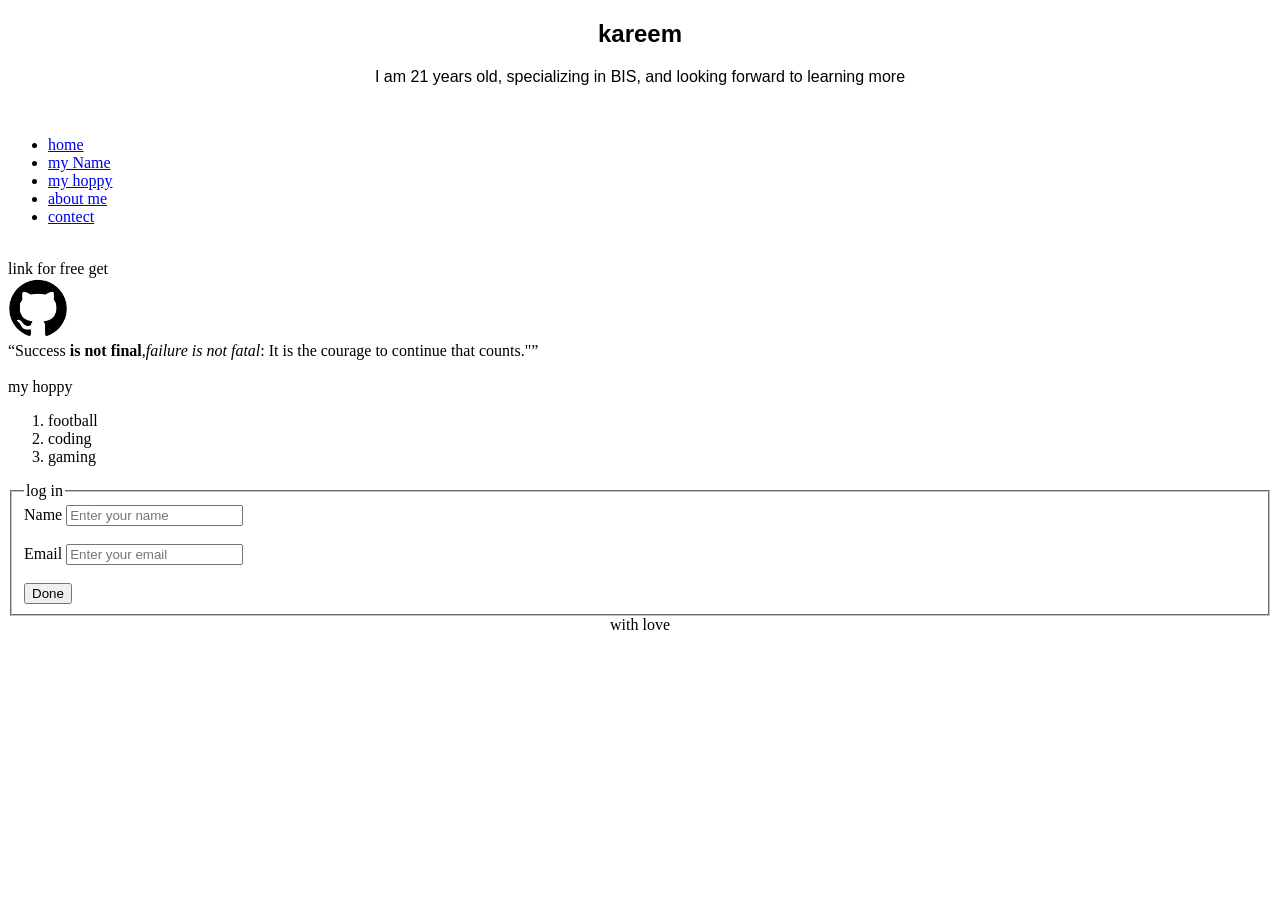
<file: index.html>
<!DOCTYPE html>
  <html lang="en">

  <head>
    <meta charset="UTF-8">
    <meta name="viewport" content="width=device-width, initial-scale=1.0">
    <title>task</title>
  </head>

  <body>
    <header>
      <nav>
        <h1 style="font-family: Arial, Helvetica, sans-serif;  text-align: center;" id="name">kareem</h1>
        <p style="font-family: Arial, Helvetica, sans-serif;  text-align: center;">I am 21 years old, specializing in BIS,
          and looking forward to learning more</p>
        <!-- بغير شكل الخط ب فونت فاميلي و خليت كلام ف نص صفحه ب تيكست سينتر  -->
        <br>
        <ul class="sp">
            <li class="li"><a href="#home">home</a></li>
            <li class="li"><a href="#name">my Name</a></li>
            <li class="li"><a href="#hoppy">my hoppy</a></li>
            <li class="li"><a href="#">about me</a></li>
            <li class="li"><a href="#">contect</a></li>
        </ul>
    </header>

    <br>
    <label id="home">link for free get</label>
    <br>
    <a href="https://git-scm.com/install/windows" target="_blank" rel=""><img src="task.png" alt="git" width="60px"
        height="60px" style="cursor: pointer;"></a>
    <br>
    <q>Success <b>is not final</b>,<i>failure is not fatal</i>: It is the courage to continue that counts."</q>
    <br>
    <br>
    <label id="hoppy">my hoppy</label>
    <ol>
      <li>football</li>
      <li>coding</li>
      <li>gaming</li>
    </ol>


    <form action="https://iti.gov.eg/home">
      <fieldset>
        <legend>log in</legend>

        <label>Name</label>
        <input type="text" placeholder="Enter your name" required>

        <br><br>

        <label>Email</label>
        <input type="email" placeholder="Enter your email" required>

        <br><br>

        <input type="submit" value="Done">
      </fieldset>
    </form>
    <footer style="text-align: center;">with love</footer>
  </body>

  </html>
  <!-- , -->
</file>
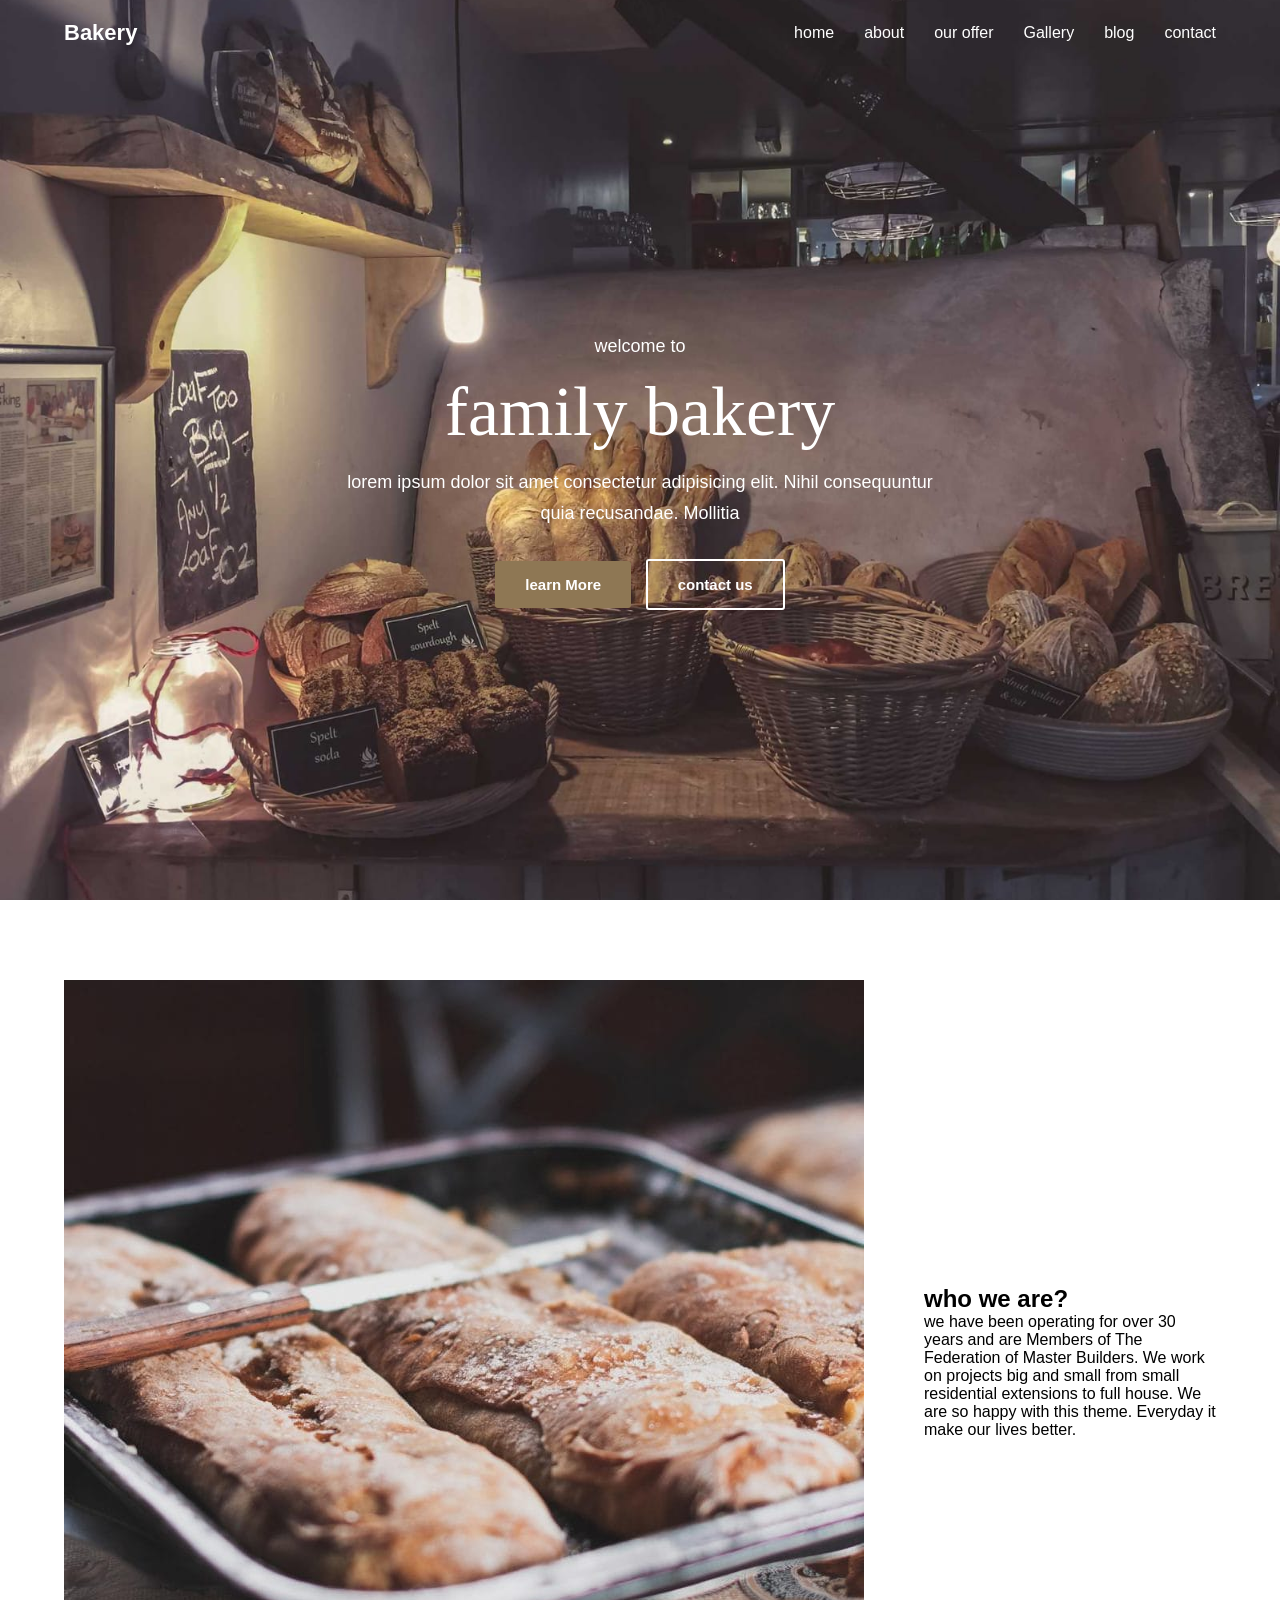
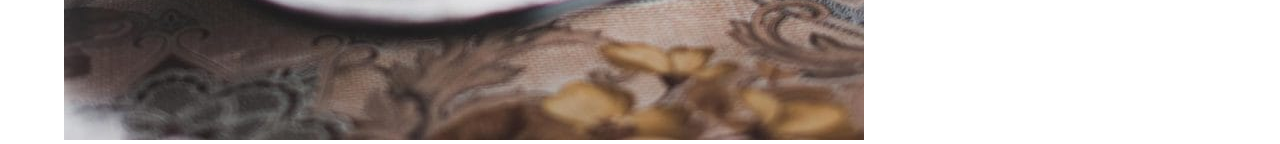
<file: actv.html/index.html>
<!DOCTYPE html>
<html lang="en">
<head>
    <meta charset="UTF-8">
    <meta name="viewport" content="width=device-width, initial-scale=1.0">
    <title>bakery</title>
    <link rel="stylesheet" href="fs.css">
</head>
<body>

    <header>
        <div class="sec-1">
            <div class="logo">
                <a href="#"> Bakery</a>
            </div>

            <nav>
                <ul>
                    <li><a href="#">home</a></li>
                    <li><a href="#">about</a></li>
                    <li><a href="#">our offer</a></li>
                    <li><a href="#">Gallery</a></li>
                    <li><a href="#">blog</a></li>
                    <li><a href="#">contact</a></li>
                </ul>
            </nav>
        </div>

        <div class="h-33">
            <p class="welcome">welcome to</p>
            <h1>family bakery</h1>
            <p class="desc">lorem ipsum dolor sit amet consectetur adipisicing elit. Nihil consequuntur quia recusandae. Mollitia</p>

            <div class="hero-btns">
                <button class="learn">learn More</button>
                <button class="contact">contact us</button>
            </div>

            
        </div>
    </header>

    <section class="test">
        <div class="who">
            <div>
                <img src="/actv.html/WhatsApp Image 2026-07-14 at 7.35.35 PM.jpeg" alt="bread">
            </div>

            <div class="who-content">
                <h2>who we are?</h2>
                <p>we have been operating for over 30 years and are Members of The Federation of Master Builders. We work on projects big and small from small residential extensions to full house. We are so happy with this theme. Everyday it make our lives better.</p>
            </div>
        </div>
    </section>
    <script src="js.js"></script>

</body>
</html>
</file>
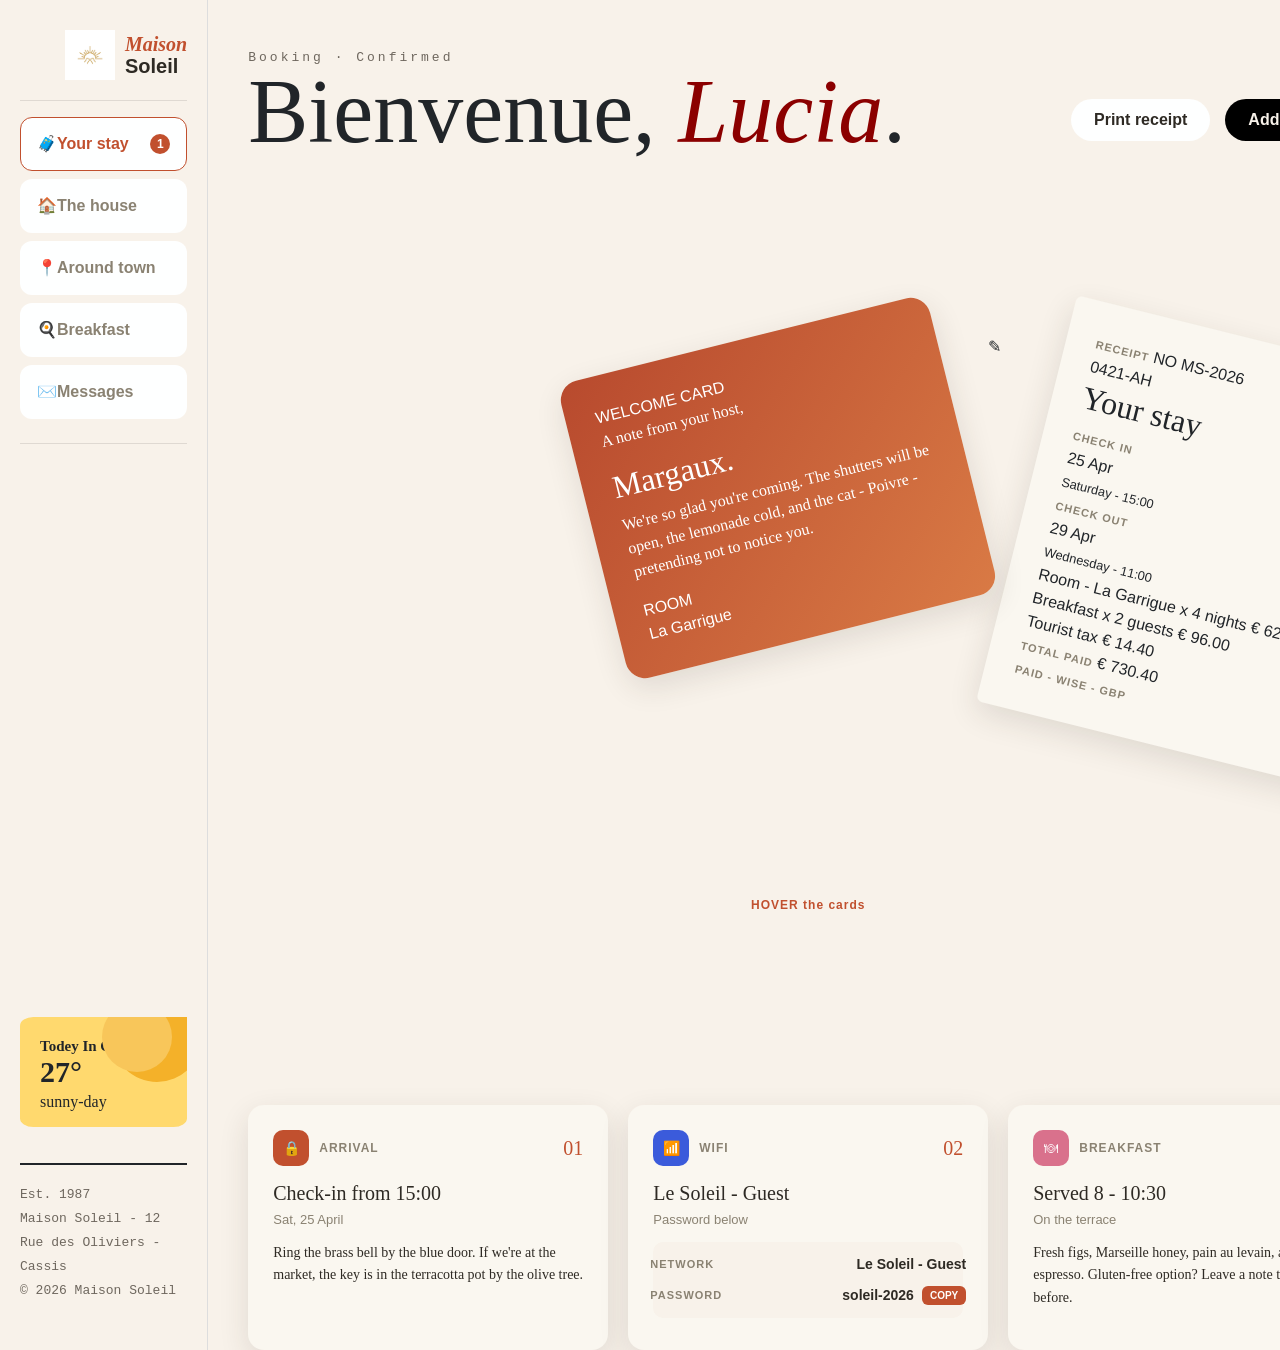
<file: first-projct/index.html>
<!DOCTYPE html>
<html lang="en">

<head>
    <meta charset="UTF-8">
    <meta name="viewport" content="width=device-width, initial-scale=1.0">
    <title>kareem hotel</title>
    <link rel="stylesheet" href="bootstrap.min.css">
    <link rel="stylesheet" href="style.css">
</head>

<body class="body">
    <div class="sidebar">
        <div class="brand">
            <div class="brand-sun"><img src="./Maison_Soleil_logo.webp" alt="logo" style="width: 50px;"></div>
            <div class="brand-text">
                <span class="Maison">Maison</span>
                <span class="Soleil">Soleil</span>
            </div>
        </div>

        <hr class="hr-1">

        <nav class="nav-list">
            <a href="#" class="nav-item active">
                <span class="nav-icon">🧳</span>
                <span class="nav-label">Your stay</span>
                <span class="badge">1</span>
            </a>
            <a href="#" class="nav-item">
                <span class="nav-icon">🏠</span>
                <span class="nav-label">The house</span>
            </a>
            <a href="#" class="nav-item">
                <span class="nav-icon">📍</span>
                <span class="nav-label">Around town</span>
            </a>
            <a href="#" class="nav-item">
                <span class="nav-icon">🍳</span>
                <span class="nav-label">Breakfast</span>
            </a>
            <a href="#" class="nav-item">
                <span class="nav-icon">✉️</span>
                <span class="nav-label">Messages</span>
            </a>
            <hr>
        </nav>
        <div class="parent">
            <div class="sun"></div>
            <div class="card-body">

                <h5 class="card-title">todey in class</h5>
                <span id="dg">27°</span>
                <span id="sunny">sunny-day</span>
            </div>
        </div>
        <hr style="border: 1px solid;">
        <footer class="footer">
            <p>
                <span class="end">Est. 1987</span>
                <br>
                <span class="end"> Maison Soleil - 12 Rue des Oliviers - Cassis</span>
                <br>
                <span class="end">© 2026 Maison Soleil</span>
            </p>
        </footer>
    </div>
    </aside>
    </div>
    <div class="main">
        <header>
            <span class="well">Booking · Confirmed</span>
            <h1 class="wellcome">Bienvenue, <span class="Lucia">Lucia</span>.</h1>
            <div class="button">
                <a href="#">Print receipt</a>
                <a href="#" class="dark">Add to calendar</a>
            </div>
        </header>

        <div class="cards">

            <div class="paper">
                <div class="top-paper">
                    <span class="small-text">RECEIPT</span>
                    <span class="num">NO MS-2026<br>0421-AH</span>
                </div>

                <h2 class="title-paper">Your stay</h2>

                <div class="days">
                    <div class="day">
                        <span class="small-text">CHECK IN</span>
                        <div class="big">25 Apr</div>
                        <span class="small">Saturday - 15:00</span>
                    </div>

                    <div class="day">
                        <span class="small-text">CHECK OUT</span>
                        <div class="big">29 Apr</div>
                        <span class="small">Wednesday - 11:00</span>
                    </div>
                </div>

                <div class="rows">
                    <div class="line">
                        <span>Room - La Garrigue x 4 nights</span>
                        <span>€ 620.00</span>
                    </div>

                    <div class="line">
                        <span>Breakfast x 2 guests</span>
                        <span>€ 96.00</span>
                    </div>

                    <div class="line">
                        <span>Tourist tax</span>
                        <span>€ 14.40</span>
                    </div>
                </div>

                <div class="money">
                    <span class="small-text">TOTAL PAID</span>
                    <span class="price">€ 730.40</span>
                </div>

                <div class="code"></div>

                <span class="small-text">PAID - WISE - GBP</span>
            </div>

            <div class="stick">
                <span class="dot"></span>
                <div class="circle">✎</div>
                <span class="dot"></span>
            </div>

            <div class="orange-card">
                <div class="top-card">
                    <span class="light">WELCOME CARD</span>

                </div>

                <p class="note">A note from your host,</p>

                <h2 class="name">Margaux.</h2>

                <p class="text">
                    We're so glad you're coming. The shutters will be open,
                    the lemonade cold, and the cat - Poivre - pretending not
                    to notice you.
                </p>

                <div class="room">
                    <span class="light">ROOM</span>
                    <div class="room-title">La Garrigue</div>
                </div>
            </div>

        </div>

        <span class="hover">HOVER the cards </span>

        <article>

            <div class="boxs">
                <div class="box-1">
                    <div class="head">
                        <div class="icon brown">🔒</div>
                        <span class="label">ARRIVAL</span>
                        <span class="num2">01</span>
                    </div>

                    <h3 class="title">Check-in from 15:00</h3>

                    <span class="date">Sat, 25 April</span>

                    <p class="text2">
                        Ring the brass bell by the blue door. If we're at the market,
                        the key is in the terracotta pot by the olive tree.
                    </p>
                </div>

                <div class="box-2">
                    <div class="head">
                        <div class="icon blue">📶</div>
                        <span class="label">WIFI</span>
                        <span class="num2">02</span>
                    </div>

                    <h3 class="title">Le Soleil - Guest</h3>

                    <span class="date">Password below</span>

                    <div class="wifi">
                        <div class="row">
                            <span class="small-text">NETWORK</span>
                            <span class="value">Le Soleil - Guest</span>
                        </div>

                        <div class="row">
                            <span class="small-text">PASSWORD</span>
                            <span class="value">
                                soleil-2026
                                <button class="copy">COPY</button>
                            </span>
                        </div>
                    </div>
                </div>

                <div class="box-3">
                    <div class="head">
                        <div class="icon pink">🍽</div>
                        <span class="label">BREAKFAST</span>
                        <span class="num2">03</span>
                    </div>

                    <h3 class="title">Served 8 - 10:30</h3>

                    <span class="date">On the terrace</span>

                    <p class="text2">
                        Fresh figs, Marseille honey, pain au levain,
                        and espresso. Gluten-free option?
                        Leave a note the night before.
                    </p>
                </div>

            </div>

        </article>
</file>
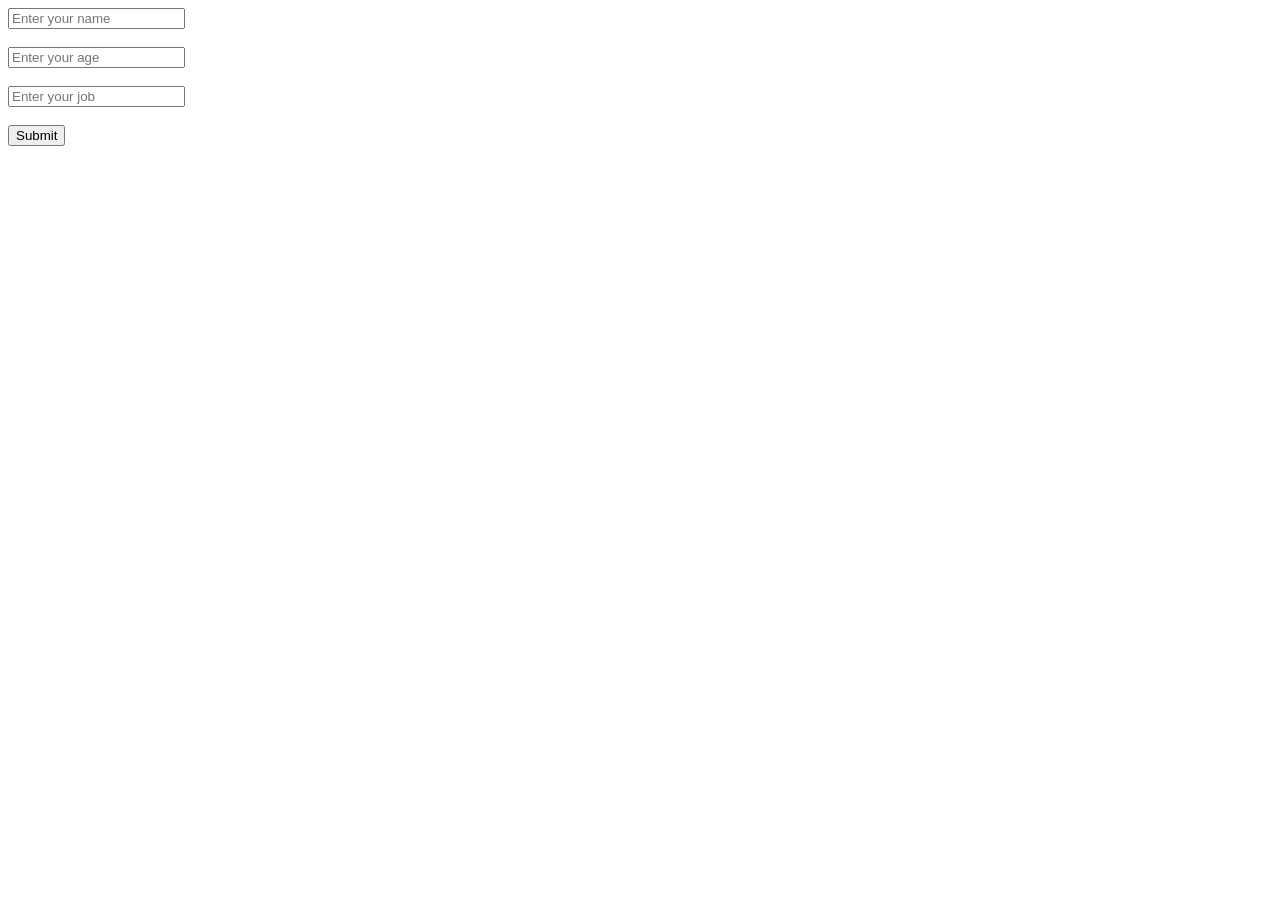
<file: js.tasks/index.html>
<!DOCTYPE html>
<html lang="en">
<head>
    <meta charset="UTF-8">
    <meta name="viewport" content="width=device-width, initial-scale=1.0">
    <title>Registration Form</title>
</head>
<body>

    <input type="text" class="name" placeholder="Enter your name">
    <br><br>

    <input type="number" class="age" placeholder="Enter your age">
    <br><br>

    <input type="text" class="job" placeholder="Enter your job">
    <br><br>

    <button>Submit</button>

    <script src="js.js"></script>

</body>
</html>
</file>
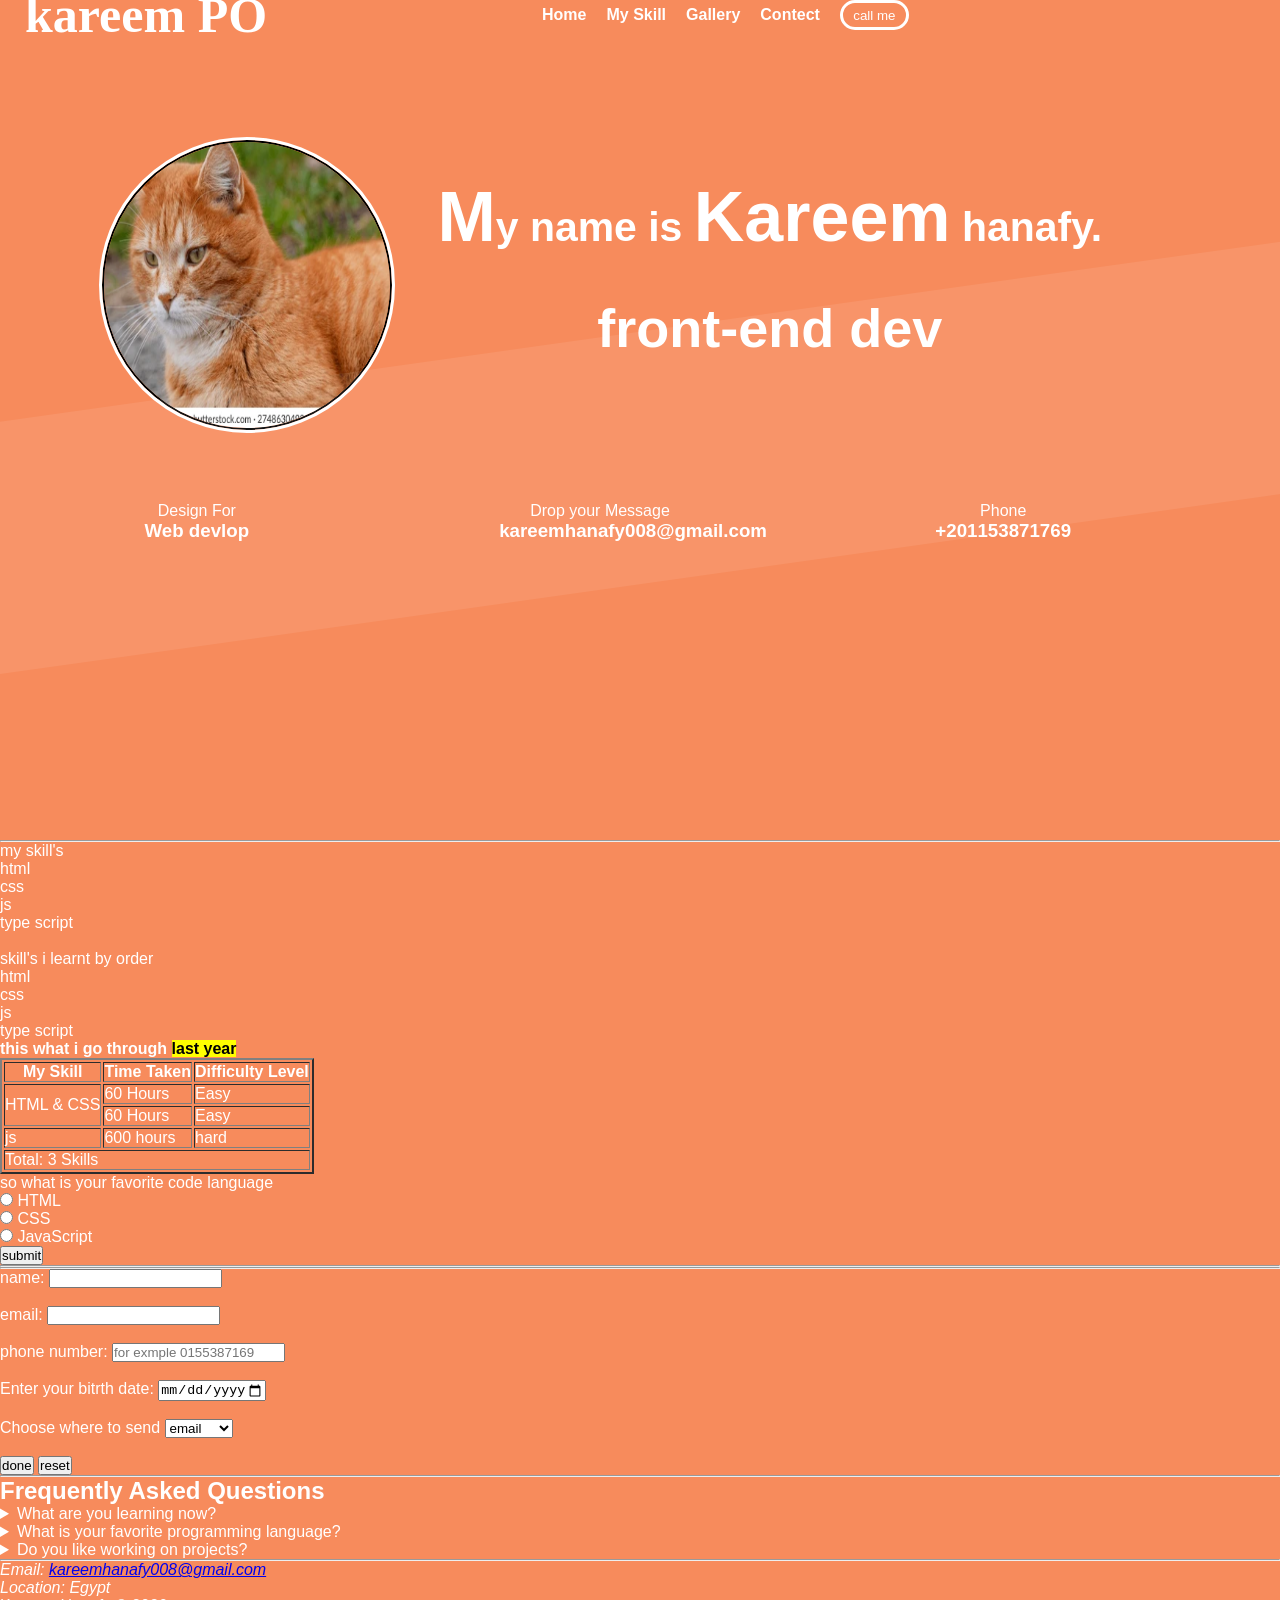
<file: personal-page/index.html>
<!DOCTYPE html>
<html lang="en">

<head>
    <meta charset="UTF-8">
    <meta>
    <meta name="viewport" content="width=device-width, initial-scale=1.0">
    <meta name="descripton" content="this is my portfolio">
    <title>kareem page</title>
    <link rel="icon" type="jpg" href="C:\Users\kareem\Desktop\task\html.html\picture\batman-new.jpg">
    <link rel="stylesheet" href="ps.css">
</head>

<body>
    <header>
        <nav>
            <p class="kareem-po">kareem PO</p>
            <ul>
                <li><a href="#home">home</a></li>
                <li><a href="#skill">my skill</a></li>
                <li><a href="#gallery">gallery</a></li>
                <li><a href="#contect">contect</a></li>
                <li><input type="button" value="call me" id="call-me"></li>
            </ul>
        </nav>
        </div>
    </header>

    <article id="home">
        <div>
            <img src="closeup-portrait-ginger-tabby-cat-260nw-2748630493.webp" alt="my cat" width="200px" id="cat">
            <div class="h-99">
                <h3><span style="font-size: 70px;">M</span>y name is <span
                        style="font-size: 70px; text-transform: capitalize;">kareem</span> hanafy.</h3>
                <br>
                <h4><span style="font-size: 54px;">front-end dev</span></h4>
            </div>
        </div>
        <div class="contact-info">

            <div class="clear"></div>
            <div class="item-1">
                <span>Design For</span>
                <h3>Web devlop</h3>
            </div>

            <div class="item-2">
                <span>Phone</span>
                <h3>+201153871769</h3>
            </div>

            <div class="item-3">
                <span>Drop your Message</span>
                <h3>kareemhanafy008@gmail.com</h3>
            </div>

        </div>
    </article>
    <hr>
    <article id="skill">
        <label for="ul">my skill's</label>
        <ul id="ul">
            <li>html</li>
            <li>css</li>
            <li>js</li>
            <li>type script</li>
        </ul>
        <br>
        <label for="ol">skill's i learnt by order</label>
        <ol>
            <li>html</li>
            <li>css</li>
            <li>js</li>
            <li>type script</li>
        </ol>
        <label for="tb"><strong>this what i go through <mark>last year</mark></strong></label>
        <table border="2" id="tb"> <!-- also there cellpadding="10px" for space -->
            <thead>
                <tr>
                    <th>My Skill</th>
                    <th>Time Taken</th>
                    <th>Difficulty Level</th>
                </tr>
            </thead>
            <tbody>
                <tr>
                    <td rowspan="2">HTML & CSS</td>
                    <td>60 Hours</td>
                    <td>Easy</td>
                </tr>

                <tr>
                    <td>60 Hours</td>
                    <td>Easy</td>
                </tr>
                <tr>
                    <td>js</td>
                    <td>600 hours</td>
                    <td>hard</td>
                </tr>
            </tbody>
            <tfoot>
                <tr>
                    <td colspan="3">Total: 3 Skills</td>
                </tr>
            </tfoot>
        </table>
        <p>so what is your favorite code language</p>

        <form action="">
            <input type="radio" id="html" name="language" value="HTML">
            <label for="html">HTML</label><br>

            <input type="radio" id="css" name="language" value="CSS">
            <label for="css">CSS</label><br>

            <input type="radio" id="js" name="language" value="JavaScript">
            <label for="js">JavaScript</label><br>
            <button type="button">submit</button>
        </form>
    </article>
    <hr>

    <!-- دا كونتير عادي بس اهميته ف انه ملوش اهميه -->
    <hr>
    <div id="contect">
        <form action="https://github.com/kareemhanafy-oss/task/blob/master/html.html/task_3.html">

            <label for="name">name:</label>
            <input type="text" name="" id="name" required>
            <br><br>

            <label for="email">email:</label>
            <input type="email" name="=" id="email" required>
            <br><br>

            <label for="phone-number">phone number:</label>
            <input type="text" name="phone-number" id="phone-number" placeholder="for exmple 0155387169">
            <br><br>

            <label for="datemax">Enter your bitrth date:</label>
            <input type="date" id="datemax" name="datemax" max="2026-12-31">
            <br><br>
            <label for="">Choose where to send</label>
            <select name="" id="">
                <option value="">email</option>
                <option value="">number</option>
                <option value="">linkden</option>
            </select>
            <br><br>
            <input type="submit" value="done">
            <input type="reset" value="reset">
        </form>
    </div>
    <hr>
    <section id="faq">
        <h2>Frequently Asked Questions</h2>

        <details>
            <summary>What are you learning now?</summary>
            <p>I am currently learning HTML and CSS.</p>
        </details>

        <details>
            <summary>What is your favorite programming language?</summary>
            <p>JavaScript is my favorite because it makes websites interactive.</p>
        </details>

        <details>
            <summary>Do you like working on projects?</summary>
            <p>Yes, I enjoy building simple web projects to improve my skills.</p>
        </details>
        <!--  بيعمل فقره سوال و جواب  بحيث بيخلي كلام يفتح و يقفل و السامري بس الي بيخليه ظاهر-->
    </section>
    <hr>
    <footer>
        <address>
            Email:
            <a href="kareemhanafy008@gmail.com" target="_blank">kareemhanafy008@gmail.com</a>
            <br>
            Location: Egypt
        </address>
        <!-- بيخلي كلام اتلتيك -->

        <p>Kareem Hanafy &copy; 2026</p>
    </footer>

</body>

</html>
</file>
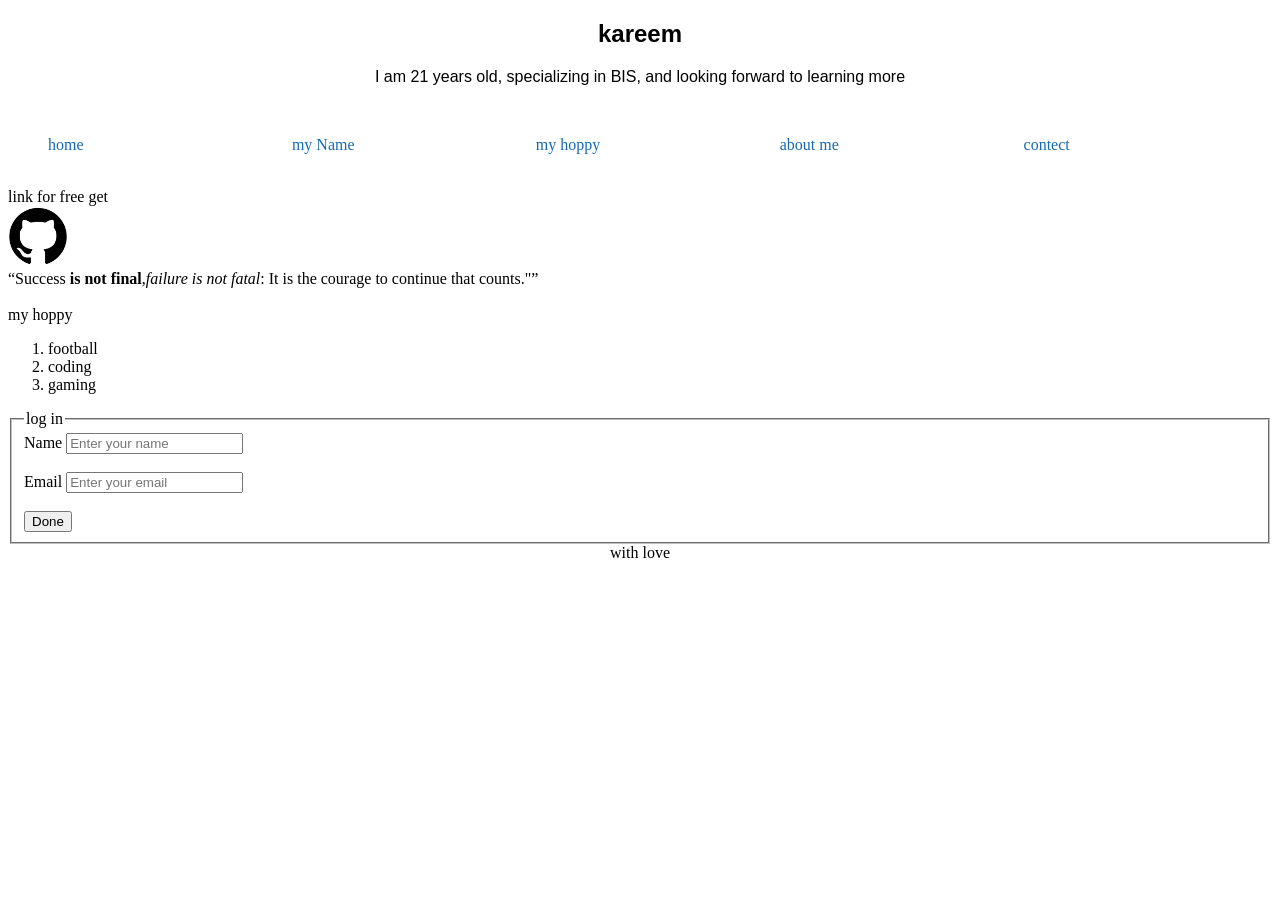
<file: task.html>
<!DOCTYPE html>
<html lang="en">
<head>
    <meta charset="UTF-8">
    <meta name="viewport" content="width=device-width, initial-scale=1.0">
    <title>task</title>
    <style>
        .sp{list-style: none;}
        /* بشيل النقط من جنب ليست ايتم */
        .li{
             display: inline-block;
             width: calc(98%/5);
        }
        /* انلاين بلوك عشان يبقي علي لاين بس يحترم المسافه */
        a{
            text-decoration: none;
            color: rgb(22, 106, 180);
        }
        /* تيكست ديكوريشن عشان اشيل الخط من تحت لينك */
    </style>
</head>
<body>
<header>
 <nav>
     <h1 style="font-family: Arial, Helvetica, sans-serif;  text-align: center;" id="name">kareem</h1>
     <p style="font-family: Arial, Helvetica, sans-serif;  text-align: center;">I am 21 years old, specializing in BIS, and looking forward to learning more</p>
     <!-- بغير شكل الخط ب فونت فاميلي و خليت كلام ف نص صفحه ب تيكست سينتر  -->
   <br>
  <ul class="sp">
    <li class="li"><a href="#home">home</a></li>
   <li class="li"><a href="#name">my Name</a></li>
    <li class="li"><a href="#hoppy">my hoppy</a></li>
    <li class="li"><a href="#">about me</a></li>
    <li class="li"><a href="#">contect</a></li>
 </ul>
</header>   

   <br>
   <label id="home">link for free get</label>
   <br>
   <a href="https://git-scm.com/install/windows" target="_blank" rel=""><img src="task.png" alt="git" width="60px" height="60px" style="cursor: pointer;"></a>
   <br>
   <q>Success <b>is not final</b>,<i>failure is not fatal</i>: It is the courage to continue that counts."</q>
<br>
<br>
<label id="hoppy">my hoppy</label>
<ol>
    <li>football</li>
    <li>coding</li>
    <li>gaming</li>
</ol>


  <form action="https://iti.gov.eg/home">
  <fieldset>
    <legend>log in</legend>

    <label>Name</label>
    <input type="text" placeholder="Enter your name" required>
    
    <br><br>

    <label>Email</label>
    <input type="email" placeholder="Enter your email" required>
    
    <br><br>

    <input type="submit" value="Done">
  </fieldset>
</form>
  <footer style="text-align: center;">with love</footer>
</body>
</html>
</file>
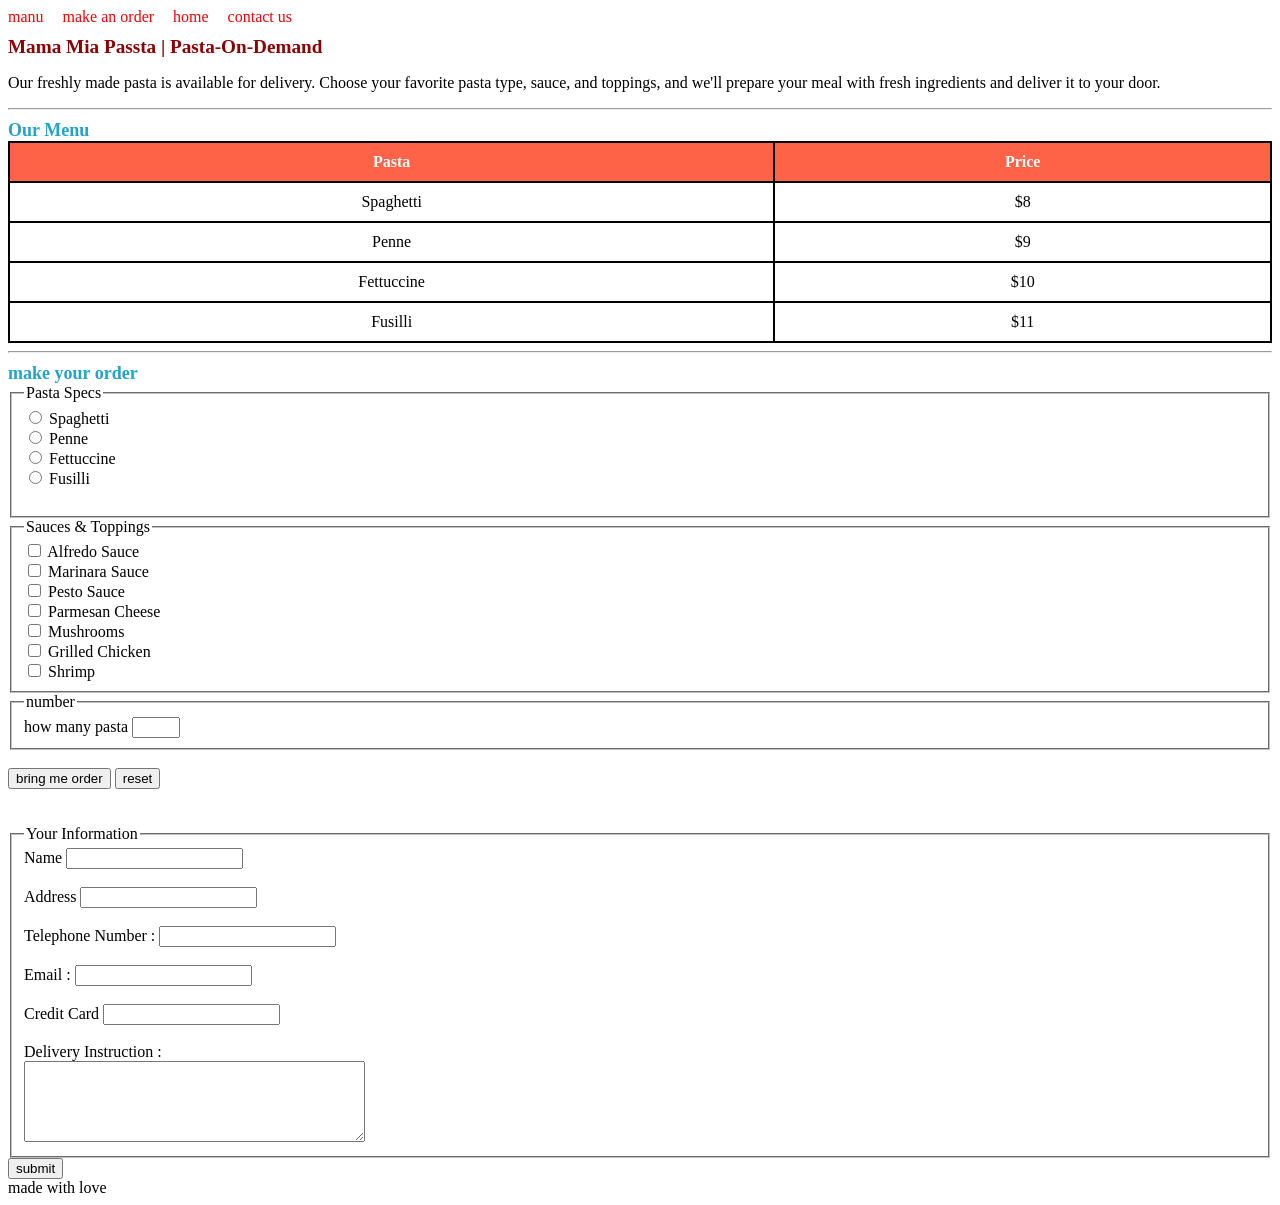
<file: html.html/task_2.html>
<!DOCTYPE html>
<html lang="en">

<head>
    <link rel="stylesheet" href="style.css/sheet.css">
    <meta charset="UTF-8">
    <meta name="viewport" content="width=device-width, initial-scale=1.0">
    <title>pasta</title>
</head>

<body>
    <header>
        <nav>
            <ul>
                <li><a href="#">manu</a></li>
                <li><a href="#">make an order</a></li>
                <li><a href="#">home</a></li>
                <li><a href="#">contact us</a></li>
            </ul>
        </nav>

        <h1>mama mia passta | pasta-on-Demand</h1>
        <p>
            Our freshly made pasta is available for delivery.
            Choose your favorite pasta type, sauce, and toppings,
            and we'll prepare your meal with fresh ingredients and deliver it to your door.
        </p>
        <hr>
        <h2>Our Menu</h2>
        <table>

            <tr>
                <th>Pasta</th>
                <th>Price</th>
            </tr>

            <tr>
                <td class="td">Spaghetti</td>
                <td>$8</td>
            </tr>

            <tr>
                <td class="td">Penne</td>
                <td>$9</td>
            </tr>

            <tr>
                <td class="td">Fettuccine</td>
                <td >$10</td>
            </tr>

            <tr>
                <td class="td">Fusilli</td>
                <td>$11</td>
            </tr>
        </table>
        <hr>
    </header>
    <article title="big title">
        <h2 id="h2">make your order</h2>
        <form action="">
            <fieldset>
                <legend>Pasta Specs</legend>



                <input type="radio" id="spaghetti" name="pasta">
                <label for="spaghetti">Spaghetti</label><br>

                <input type="radio" id="penne" name="pasta">
                <label for="penne">Penne</label><br>

                <input type="radio" id="fettuccine" name="pasta">
                <label for="fettuccine">Fettuccine</label><br>

                <input type="radio" id="fusilli" name="pasta">
                <label for="fusilli">Fusilli</label><br><br>

            </fieldset>
            <fieldset>

                <legend>Sauces & Toppings</legend>

                <input type="checkbox" id="alfredo">
                <label for="alfredo">Alfredo Sauce</label><br>

                <input type="checkbox" id="marinara">
                <label for="marinara">Marinara Sauce</label><br>

                <input type="checkbox" id="pesto">
                <label for="pesto">Pesto Sauce</label><br>

                <input type="checkbox" id="parmesan">
                <label for="parmesan">Parmesan Cheese</label><br>

                <input type="checkbox" id="mushrooms">
                <label for="mushrooms">Mushrooms</label><br>

                <input type="checkbox" id="chicken">
                <label for="chicken">Grilled Chicken</label><br>

                <input type="checkbox" id="shrimp">
                <label for="shrimp">Shrimp</label><br>

            </fieldset>
            <fieldset>
                <legend>number</legend>
                <label for="">how many pasta</label>
                <input type="number" id="number" min="1" max="20">

            </fieldset>
            <br>
            <input type="button" value="bring me order">

            <input type="reset" value="reset">
        </form>
    </article>

    <br><br>

    <div class="personal info and pay">
        <form action="">
            <fieldset>
                <legend>Your Information</legend>

                <label for="name">Name</label>
                <input type="text" id="name" required>
                <br><br>

                <label for="address">Address</label>
                <input type="text" id="address" required>
                <br><br>

                <label for="phone">Telephone Number :</label>
                <input type="tel" id="phone">
                <br><br>

                <label for="email">Email :</label>
                <input type="email" id="email">
                <br><br>
                <label for="creditCard">Credit Card</label>
                <input type="text" name="creditCard" id="creditCard" required>
                <br><br>
                <label for="instruction">Delivery Instruction :</label>
                <br>

                <textarea id="instruction" cols="40" rows="5" maxlength="400"
                    placeholder="No more than 400 character long">
             </textarea>
            </fieldset>
            <input type="submit" value="submit">
        </form>
    </div>
    <footer>made with love</footer>


</body>

</html>
</file>
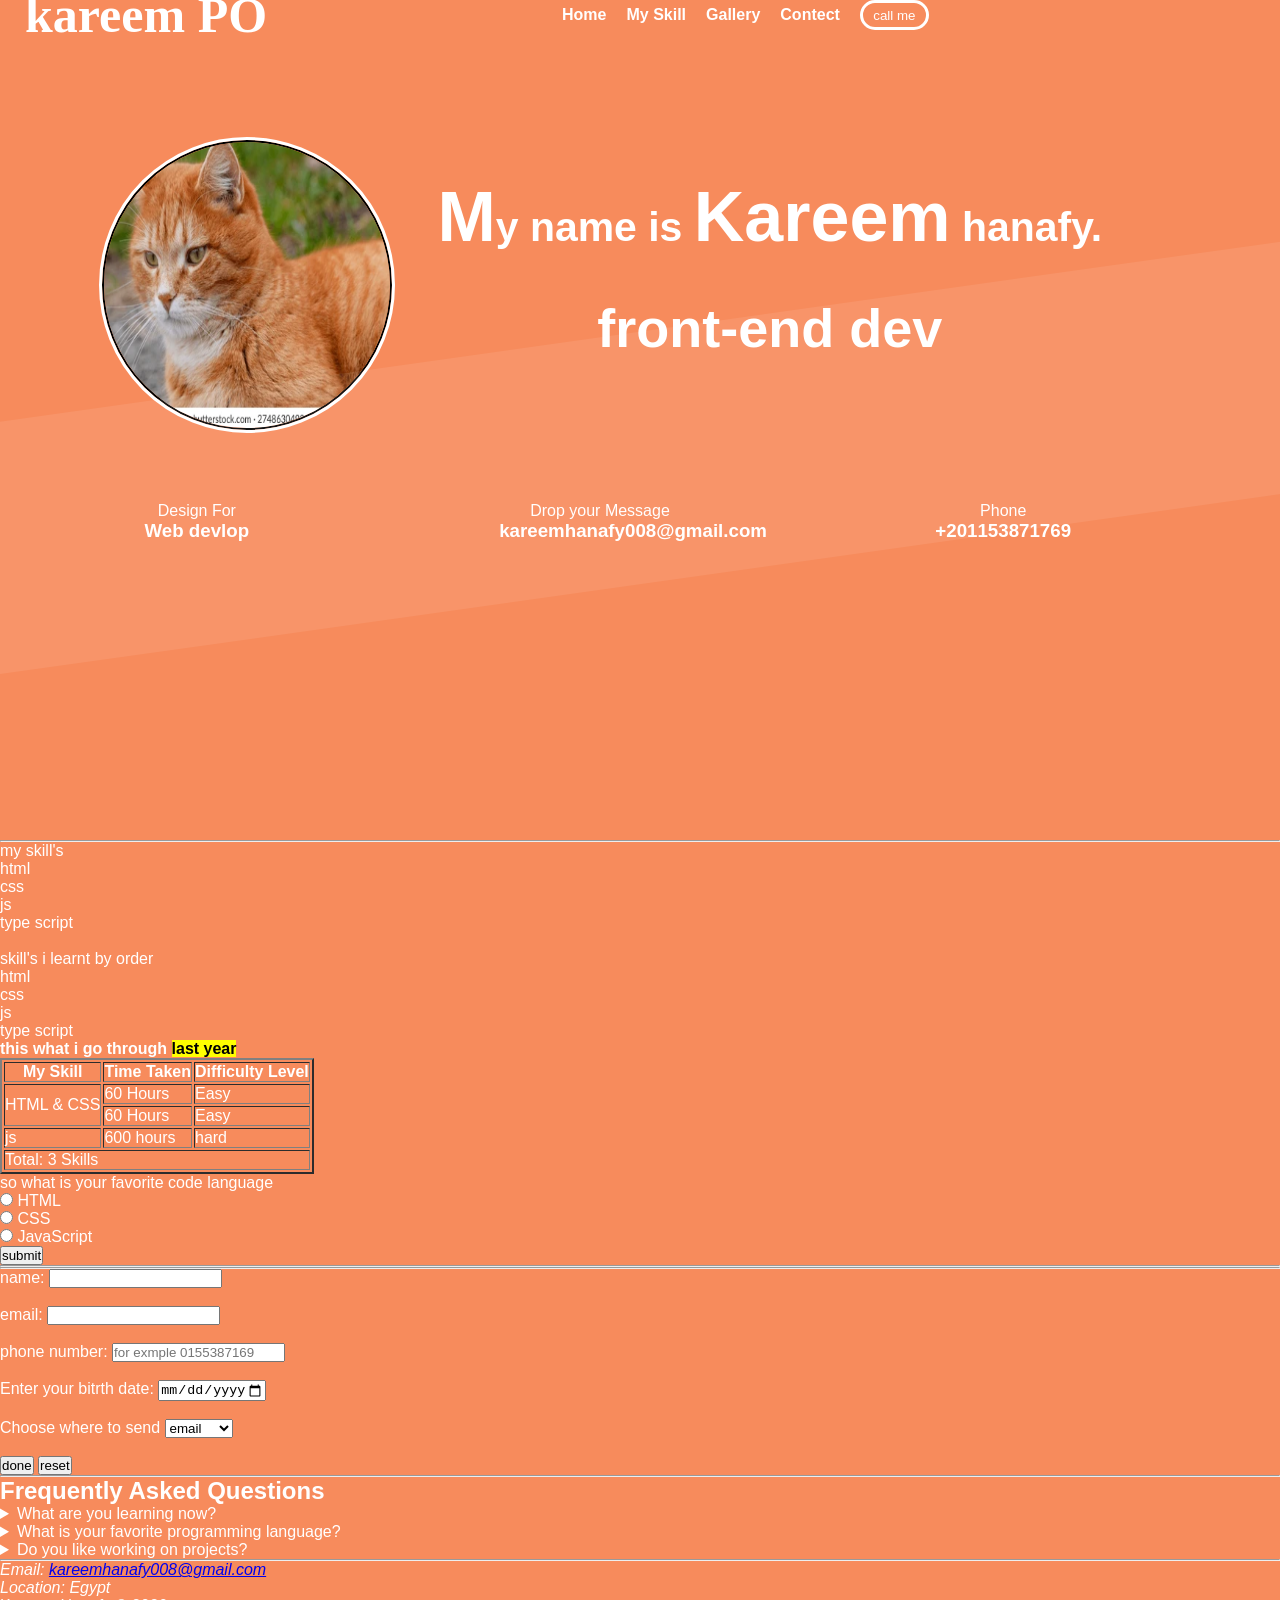
<file: personal-page/task_3.html>
<!DOCTYPE html>
<html lang="en">

<head>
    <meta charset="UTF-8">
    <meta>
    <meta name="viewport" content="width=device-width, initial-scale=1.0">
    <meta name="descripton" content="this is my portfolio">
    <title>kareem page</title>
    <link rel="icon" type="jpg" href="C:\Users\kareem\Desktop\task\html.html\picture\batman-new.jpg">
    <link rel="stylesheet" href="ps.css">
</head>

<body>
    <header>
        <nav>
            <ul>
                <p class="kareem-po">kareem PO</p>
                <li><a href="#home">home</a></li>
                <li><a href="#skill">my skill</a></li>
                <li><a href="#gallery">gallery</a></li>
                <li><a href="#contect">contect</a></li>
                <li><input type="button" value="call me" id="call-me"></li>
            </ul>
        </nav>
        </div>
    </header>

    <article id="home">
        <div>
            <img src="/personal-page/closeup-portrait-ginger-tabby-cat-260nw-2748630493.webp" alt="my cat" width="200px"
                id="cat">
            <div class="h-99">
                <h3><span style="font-size: 70px;">M</span>y name is <span style="font-size: 70px; text-transform: capitalize;">kareem</span> hanafy.</h3>
                <br>
                <h4><span style="font-size: 54px;">front-end dev</span></h4>
            </div>
        </div>
       <div class="contact-info">

    <div class="item-1">
        <span>Design For</span>
        <h3>Web devlop</h3>
    </div>

    <div class="item-2">
        <span>Phone</span>
        <h3>+201153871769</h3>
    </div>

    <div class="item-3">
        <span>Drop your Message</span>
        <h3>kareemhanafy008@gmail.com</h3>
    </div>

</div>
    </article>
    <hr>
    <article id="skill">
        <label for="ul">my skill's</label>
        <ul id="ul">
            <li>html</li>
            <li>css</li>
            <li>js</li>
            <li>type script</li>
        </ul>
        <br>
        <label for="ol">skill's i learnt by order</label>
        <ol>
            <li>html</li>
            <li>css</li>
            <li>js</li>
            <li>type script</li>
        </ol>
        <label for="tb"><strong>this what i go through <mark>last year</mark></strong></label>
        <table border="2" id="tb"> <!-- also there cellpadding="10px" for space -->
            <thead>
                <tr>
                    <th>My Skill</th>
                    <th>Time Taken</th>
                    <th>Difficulty Level</th>
                </tr>
            </thead>
            <tbody>
                <tr>
                    <td rowspan="2">HTML & CSS</td>
                    <td>60 Hours</td>
                    <td>Easy</td>
                </tr>

                <tr>
                    <td>60 Hours</td>
                    <td>Easy</td>
                </tr>
                <tr>
                    <td>js</td>
                    <td>600 hours</td>
                    <td>hard</td>
                </tr>
            </tbody>
            <tfoot>
                <tr>
                    <td colspan="3">Total: 3 Skills</td>
                </tr>
            </tfoot>
        </table>
        <p>so what is your favorite code language</p>

        <form action="">
            <input type="radio" id="html" name="language" value="HTML">
            <label for="html">HTML</label><br>

            <input type="radio" id="css" name="language" value="CSS">
            <label for="css">CSS</label><br>

            <input type="radio" id="js" name="language" value="JavaScript">
            <label for="js">JavaScript</label><br>
            <button type="button">submit</button>
        </form>
    </article>
    <hr>

    <!-- دا كونتير عادي بس اهميته ف انه ملوش اهميه -->
    <hr>
    <div id="contect">
        <form action="https://github.com/kareemhanafy-oss/task/blob/master/html.html/task_3.html">

            <label for="name">name:</label>
            <input type="text" name="" id="name" required>
            <br><br>

            <label for="email">email:</label>
            <input type="email" name="=" id="email" required>
            <br><br>

            <label for="phone-number">phone number:</label>
            <input type="text" name="phone-number" id="phone-number" placeholder="for exmple 0155387169">
            <br><br>

            <label for="datemax">Enter your bitrth date:</label>
            <input type="date" id="datemax" name="datemax" max="2026-12-31">
            <br><br>
            <label for="">Choose where to send</label>
            <select name="" id="">
                <option value="">email</option>
                <option value="">number</option>
                <option value="">linkden</option>
            </select>
            <br><br>
            <input type="submit" value="done">
            <input type="reset" value="reset">
        </form>
    </div>
    <hr>
    <section id="faq">
        <h2>Frequently Asked Questions</h2>

        <details>
            <summary>What are you learning now?</summary>
            <p>I am currently learning HTML and CSS.</p>
        </details>

        <details>
            <summary>What is your favorite programming language?</summary>
            <p>JavaScript is my favorite because it makes websites interactive.</p>
        </details>

        <details>
            <summary>Do you like working on projects?</summary>
            <p>Yes, I enjoy building simple web projects to improve my skills.</p>
        </details>
        <!--  بيعمل فقره سوال و جواب  بحيث بيخلي كلام يفتح و يقفل و السامري بس الي بيخليه ظاهر-->
    </section>
    <hr>
    <footer>
        <address>
            Email:
            <a href="kareemhanafy008@gmail.com" target="_blank">kareemhanafy008@gmail.com</a>
            <br>
            Location: Egypt
        </address>
        <!-- بيخلي كلام اتلتيك -->

        <p>Kareem Hanafy &copy; 2026</p>
    </footer>

</body>

</html>
</file>
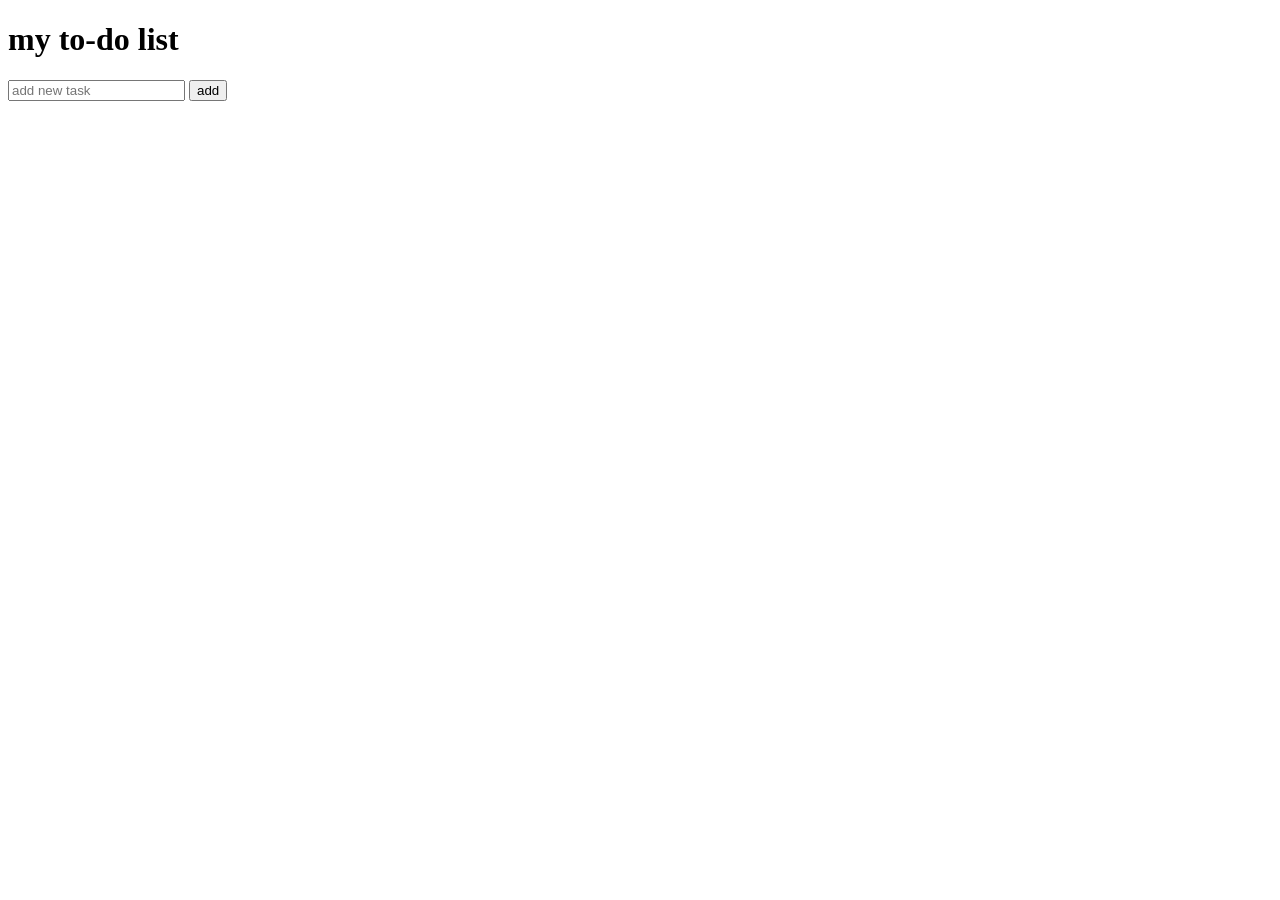
<file: task_to_do/to-do_project/to-do.html>
<!DOCTYPE html>
<html lang="en">
<head>
    <meta charset="UTF-8">
    <meta name="viewport" content="width=device-width, initial-scale=1.0">
    <title>Document</title>
</head>
<body>
    <h1>my to-do list</h1>
    <input type="text" name="task" id="add" placeholder="add new task">
    <button type="button">add</button>
</body>
</html>
</file>
<file: actv.html/fs.css>
* {
    margin: 0;
    padding: 0;
    box-sizing: border-box;
}

body {
    font-family: Arial, Helvetica, sans-serif;
}



header {
    height: 100vh;
    background-image:url("bakry.jpeg");
    background-size: cover;
    background-position: center;
    background-repeat: no-repeat;
    display: flex;
    flex-direction: column;
}

.sec-1 {
    width: 90%;
    max-width: 1200px;
    margin: auto;
    display: flex;
    justify-content: space-between;
    align-items: center;
    padding-top: 20px;
}

.logo a {
    text-decoration: none;
    color: white;
    font-size: 22px;
    font-weight: bold;
}

nav ul {
    display: flex;
    gap: 30px;
}

nav li {
    list-style: none;
}

nav a {
    text-decoration: none;
    color: white;
    font-size: 16px;
    padding-bottom: 6px;
}

nav a:hover {
    color: #8e7754;
}


.h-33 {
    flex: 1;
    display: flex;
    flex-direction: column;
    justify-content: center;
    align-items: center;
    text-align: center;
    color: white;
    padding: 0 20px;
}

.h-33 .welcome {
    font-size: 18px;
}

.h-33 h1 {
    font-family: Georgia, 'Times New Roman', serif;
    font-size: 70px;
    font-weight: normal;
    margin: 15px ;
}

.h-33 .desc {
    font-size: 18px;
    line-height: 1.7;
    max-width: 600px;
}

.hero-btns {
    margin-top: 30px;
}

button {
    padding: 15px 30px;
    font-size: 15px;
    border-radius: 3px;
    cursor: pointer;
    font-weight: bold;
}

.learn {
    background-color: #8e7754;
    color: white;
    border: none;
    margin-right: 10px;
}

.learn:hover {
    background-color: #a88b5c;
}

.contact {
    background-color: transparent;
    color: white;
    border: 2px solid white;
}

.contact:hover {
    background-color: white;
    color: black;
}




.test {
    width: 100%;
    height: 600px;
    background-color: white;
    display: flex;
    align-items: center;
    padding: 80px 0;
}

.who{
    width: 90%;
    max-width: 1200px;
    margin: auto;
    display: flex;
    gap: 60px;
    align-items: center;
}
</file>
<file: first-projct/style.css>
* {
    padding: 0;
    margin: 0;
    box-sizing: border-box;
}

:root {
    --color-dark: #2E2A24;
    --color-primary: #C1502E;
    --color-bg: #F8F2EA;
    --color-card: #f1d88e;
    --color-mustard: #E8B84B;
    --color-pink: #D9718C;
    --color-blue: #3B5BDB;
    --color-text-muted: #8A8272;
}

body {
    display: flex;
    background-color: var(--color-bg);
    flex-direction: row;
}

.sidebar {
    width: 280px;
    height: 150vh;
    background-color: var(--color-bg);
    padding: 30px 20px;
    border-right: 1px solid #ddd;
}

.brand {
    display: flex;
    align-items: center;
    gap: 10px;
    margin-bottom: 20px;
    position: relative;
    padding-left: 45px;
}

.brand-text {
    display: flex;
    flex-direction: column;
    line-height: 1.1;
}

.Maison {
    font-family: 'Playfair Display', serif;
    font-weight: bolder;
    font-style: italic;
    color: var(--color-primary);
    font-size: 20px;
}

.Soleil {
    font-weight: 700;
    color: var(--color-dark);
    font-size: 20px;
}



.nav-list {
    display: flex;
    flex-direction: column;
    gap: 8px;
    height: 100vh;
}

.nav-item {
    display: flex;
    align-items: center;
    padding: 14px 16px;
    border-radius: 12px;
    text-decoration: none;
    color: var(--color-text-muted);
    font-weight: 600;
    border: 1px solid transparent;
    transition: 0.2s ease;
}

.nav-item:hover {
    background-color: white;
    color: var(--color-primary);
    border: 1px solid var(--color-primary);
    text-decoration: none;
}

.nav-item.active {
    background-color: a;
    color: var(--color-primary);
    border: 1px solid var(--color-primary);
    ;
    text-decoration: none;
}

.nav-item.active::hover {
    background-color: white;
    color: var(--color-primary);
    text-decoration: none;
}

.nav-icon {
    font-size: 16px;
    width: 20px;
    text-align: center;
}

.nav-label {
    flex: 1;
}

.badge {
    background-color: var(--color-primary);
    color: white;
    font-size: 12px;
    font-weight: 700;
    width: 20px;
    height: 20px;
    border-radius: 50%;
    display: flex;
    align-items: center;
    justify-content: center;
}

.parent {
    display: flex;
    flex-direction: column;
    overflow: hidden;
    background-color: var(--color-bg);
    position: relative;
}

.card-body {
    background-color: #FFD96E;
    font-family: Georgia, 'Times New Roman', Times, serif;
    margin-bottom: 20px;
    border-radius: 8%;
    height: 110px;
    overflow: hidden;
    padding-bottom: 0;
}

.card-body h5 {
    text-align: left;
    font-weight: bold;
    font-size: 15px;
    justify-content: space-between;
    margin: 0px;
    text-transform: capitalize;
}

#dg {
    text-align: left;
    font-weight: bolder;
    font-size: 30px;
    justify-content: space-between;
    line-height: 1.1;
}

#sunny {
    display: flex;
    font-weight: lighter;
    font-size: medium;
    justify-content: space-between;
    line-height: 1.6;
}

.sun {
    position: absolute;
    width: 90px;
    height: 90px;
    background: #F4B129;
    border-radius: 50%;

    top: -25px;
    right: -15px;
    z-index: 1;
}

.sun::after {
    content: "";
    position: absolute;

    width: 70px;
    height: 70px;

    background: #F8C65A;
    border-radius: 50%;

    top: 10px;
    left: -10px;
    z-index: 0;
}

.foot {
    margin-bottom: 50px;
}

.end {
    font-family: "Courier Prime", monospace;
    font-size: 13px;
    color: #6e675e;
}

.main {
    display: flex;
    justify-content: space-between;
    align-items: flex-start;
    width: 1200px;
    margin: 0 auto;
}

header {
    display: flex;
    flex-direction: column;
    margin-top: 48px;

}

.well {
    font-family: "Courier Prime", monospace;
    font-size: 13px;
    color: #6e675e;
    letter-spacing: 3px;
}

.wellcome {
    margin-top: -10px;
    font-family: Georgia, 'Times New Roman', Times, serif;
    font-size: 90px
}

.Lucia {
    color: darkred;
    font-style: italic;
}


.button {
    display: flex;
    justify-content: flex-end;
    gap: 15px;
    position: absolute;
    top: 99px;
    right: 16px;
}

a {
    display: inline-flex;
    align-items: center;
    justify-content: center;
    color: var(--color-dark);
    background-color: #feffff;
    min-height: 42px;
    font-weight: 800;
    padding-left: 22px;
    padding-right: 22px;
    border: 1px solid transparent;
    border-radius: 999px;
}

.dark {
    display: inline-flex;
    align-items: center;
    justify-content: center;
    color: var(--color-bg);
    background-color: #000000;
    min-height: 42px;
    font-weight: 800;
    padding-left: 22px;
    padding-right: 22px;
    border: 1px solid transparent;
    border-radius: 999px;
}

a:hover {
    transform: translateY(-2px);
    box-shadow: 0 10px 25px rgba(0, 0, 0, .12);
    text-decoration: none;
}


.main {
    display: flex;
    flex-direction: column;
    flex: 1;
    padding: 0 40px;
    box-sizing: border-box;
    position: relative;
}

.cards {
    display: flex;
    align-items: flex-start;
    justify-content: flex-start;
    gap: 20px;
    padding: 50px 340px 10px;
    flex-wrap: nowrap;
    align-content: stretch;
    flex-direction: row-reverse
}

.paper {
    background: #FAF7F0;
    width: 380px;
    padding: 30px;
    border-radius: 6px;
    box-shadow: 0 10px 30px rgba(46, 42, 36, 0.12);
    transition: transform .35s ease;
    transform: rotate(14deg);
}

.paper:hover {
    transform: rotate(0deg);
}

.orange-card {
    background: linear-gradient(135deg, #B84A2E, #D97A45);
    width: 380px;
    padding: 30px;
    border-radius: 20px;
    color: white;
    box-shadow: 0 10px 30px rgba(46, 42, 36, 0.12);
    transition: transform .35s ease;
    transform: rotate(-14deg);
}

.orange-card:hover {
    transform: rotate(0deg);
}

.hover {
    display: block;
    width: 100%;
    text-align: center;
    font-size: 12px;
    font-weight: 700;
    letter-spacing: 1px;
    color: var(--color-primary);
    margin-top: 20px;
}

.boxs {
    display: flex;
    gap: 20px;
    flex-wrap: wrap;
    margin-top: 80px;
    transition: transform .35s ease;

}

.boxs:hover {
    transform: rotate(5deg);
    color: var(--color-primary);
}

.box-1{
    flex: 1;
    min-width: 260px;
    background: #FAF7F0;
    border-radius: 16px;
    padding: 25px;
    box-shadow: 0 10px 30px rgba(46, 42, 36, 0.12);
}

.box-2 {
    flex: 1;
    min-width: 260px;
    background: #FAF7F0;
    border-radius: 16px;
    padding: 25px;
    box-shadow: 0 10px 30px rgba(46, 42, 36, 0.12);
}


.box-3 {
    flex: 1;
    min-width: 260px;
    background: #FAF7F0;
    border-radius: 16px;
    padding: 25px;
    box-shadow: 0 10px 30px rgba(46, 42, 36, 0.12);
}

.head {
    display: flex;
    align-items: center;
    gap: 10px;
    margin-bottom: 15px;
}

.icon {
    width: 36px;
    height: 36px;
    border-radius: 10px;
    display: flex;
    align-items: center;
    justify-content: center;
    color: white;
    font-size: 14px;
    flex-shrink: 0;
}

.brown {
    background: var(--color-primary);
}

.blue {
    background: var(--color-blue);
}

.pink {
    background: var(--color-pink);
}

.label {
    font-size: 12px;
    font-weight: 700;
    letter-spacing: 1px;
    color: var(--color-text-muted);
    flex: 1;
}

.num2 {
    font-family: 'Playfair Display', Georgia, serif;
    font-size: 20px;
    color: var(--color-primary);
}

.title {
    font-size: 20px;
    color: var(--color-dark);
    margin-bottom: 5px;
}

.date {
    font-size: 13px;
    color: var(--color-text-muted);
    display: block;
    margin-bottom: 12px;
}

.text2 {
    font-size: 14px;
    color: var(--color-dark);
    line-height: 1.6;
}

.wifi {
    background: var(--color-bg);
    border-radius: 10px;
    padding: 12px;
    display: flex;
    flex-direction: column;
    gap: 10px;
}

.row {
    display: flex;
    justify-content: space-between;
    align-items: center;
}

.small-text {
    font-size: 11px;
    font-weight: 700;
    letter-spacing: 1px;
    color: var(--color-text-muted);
}

.value {
    font-size: 14px;
    font-weight: 700;
    color: var(--color-dark);
    display: flex;
    align-items: center;
    gap: 8px;
}

.copy {
    background: var(--color-primary);
    color: white;
    border: none;
    border-radius: 6px;
    padding: 2px 8px;
    font-size: 10px;
    font-weight: 700;
    cursor: pointer;
}

p {
    font-family: Georgia, 'Times New Roman', Times, serif;
}

h2,
h3,
h4,
h5 {
    font-family: Georgia, 'Times New Roman', Times, serif;
}
</file>
<file: personal-page/ps.css>
* {
        margin: 0;
        padding: 0;
        box-sizing: border-box;
    }

    :root {
        --main: #F78B5C;
        --text: #ffffff;
        --light: #fff;
        --gray: #666;
    }

    body {
        font-family: Arial, Helvetica, sans-serif;
        background: var(--main);
        color: var(--text);
    }

    body::before {
        content: "";
        position: absolute;
        width: 130%;
        height: 250px;
        background: rgba(255, 255, 255, 0.08);
        transform: rotate(-8deg);
        top: 320px;
        left: -100px;
    }

    header {
        display: flex;
        align-items: center;
        justify-content: space-between;
        background: var(--main);
        padding: 0 20px;
    }

    header h1 {
        color: var(--text);
        font-size: 32px;
        text-transform: capitalize;
        margin: 48px 0;
    }

    .kareem-po {
        display: flex;
        align-items: center;
        width: 58vh;
        background-color: var(--main);
        font-family: Georgia, 'Times New Roman', Times, serif;
        font-weight: bold;
        font-size: 50px;
        color: var(--text);
        height: 30px;
        padding-left: 5px;
    }

    nav {
        display: flex;
        align-items: center;
        justify-content: space-between;
    }

    nav ul {
        display: flex;
        align-items: center;
        justify-content: center;
        list-style: none;
        gap: 20px;
        margin: 0;
        padding: 0;
    }

    nav li {
        display: flex;
        align-items: center;
    }



    #call-me {
        display: flex;
        align-items: center;
        justify-content: center;
        width: 69px;
        height: 30px;
        background-color: var(--main);
        border: 3px solid;
        border-radius: 20px;
        color: var(--text);
        cursor: pointer;
    }

    #call-me:hover {
        color: rgb(98, 58, 58);
        transition: color 0.3s ease;
    }

    nav a {
        display: flex;
        align-items: center;
        text-decoration: none;
        color: var(--text);
        font-weight: bolder;
        text-transform: capitalize;
        transition: transform 0.3s ease, color 0.3s ease;
    }

    nav a:hover {
        color: rgb(98, 58, 58);
        transform: translateY(-4px);
        letter-spacing: 2px;
    }

    #home {
        min-height: 90vh;
        align-items: center;
        padding: 80px;
    }

    #home h2 {
        font-size: 45px;
        width: 45%;
    }

    #home p {
        width: 45%;
        margin-top: 20px;
        line-height: 35px;
        color: #333;
    }

    #cat {
        width: 290px;
        height: 290px;
        border: 2px solid rgb(0 0 0);
        border-radius: 50%;
        margin-top: 30px;
        outline: white solid 3px;
        margin-left: 22px;
    }

    .h-99 {
        display: inline-block;
        font-size: x-large;
        text-align: center;
        margin-left: 25px;
        font-size: 35px;
        transform: translate(16px, -83px);
        color: var(--light);
    }

    .contact-info {
        width: 90%;
        margin: 40px auto;
        display: inline-block;
        text-align: center;
        color: var(--light);
    }

    .item-1 {
        display: inline-block;
        width: 20%;
        transform: translate(16px, 20px);
        float: left
    }

    .item-2 {
        display: inline-block;
        width: 20%;
        transform: translate(16px, 20px);
        float: right
    }

    .item-3 {
        display: inline-block;
        width: 20%;
        transform: translate(16px, 20px);
    }

    .clear {
        clear: both;
    }
</file>
<file: html.html/style.css/sheet.css>
ul {
  list-style: none;
  padding: 0px;
  margin: 0px;
}

li {
  display: inline-block;
  margin-right: 15px;
}

a {
  text-decoration: none;
  color: red;
}

a:hover {
  color: blue;
}

h1 {
  font-size: large;
  color: darkred;
  padding: 0px;
  margin: 10px 0px 0px 0px;
  font-size: larger;
  text-transform: capitalize;
}

h2 {
  font-size: large;
  color: rgb(36, 162, 203);
  padding: 0px;
  margin: 10px 0px 0px 0px;
}


table {
    width: 100%;
    border-collapse: collapse;
}

table,
th,
td {
    border: 2px solid black;
}

th,
td {
    padding: 10px;
    text-align: center;
}

th {
    background-color: tomato;
    color: white;
}

.td:hover {
    background-color: #ddd;
    cursor: pointer;
}
</file>
